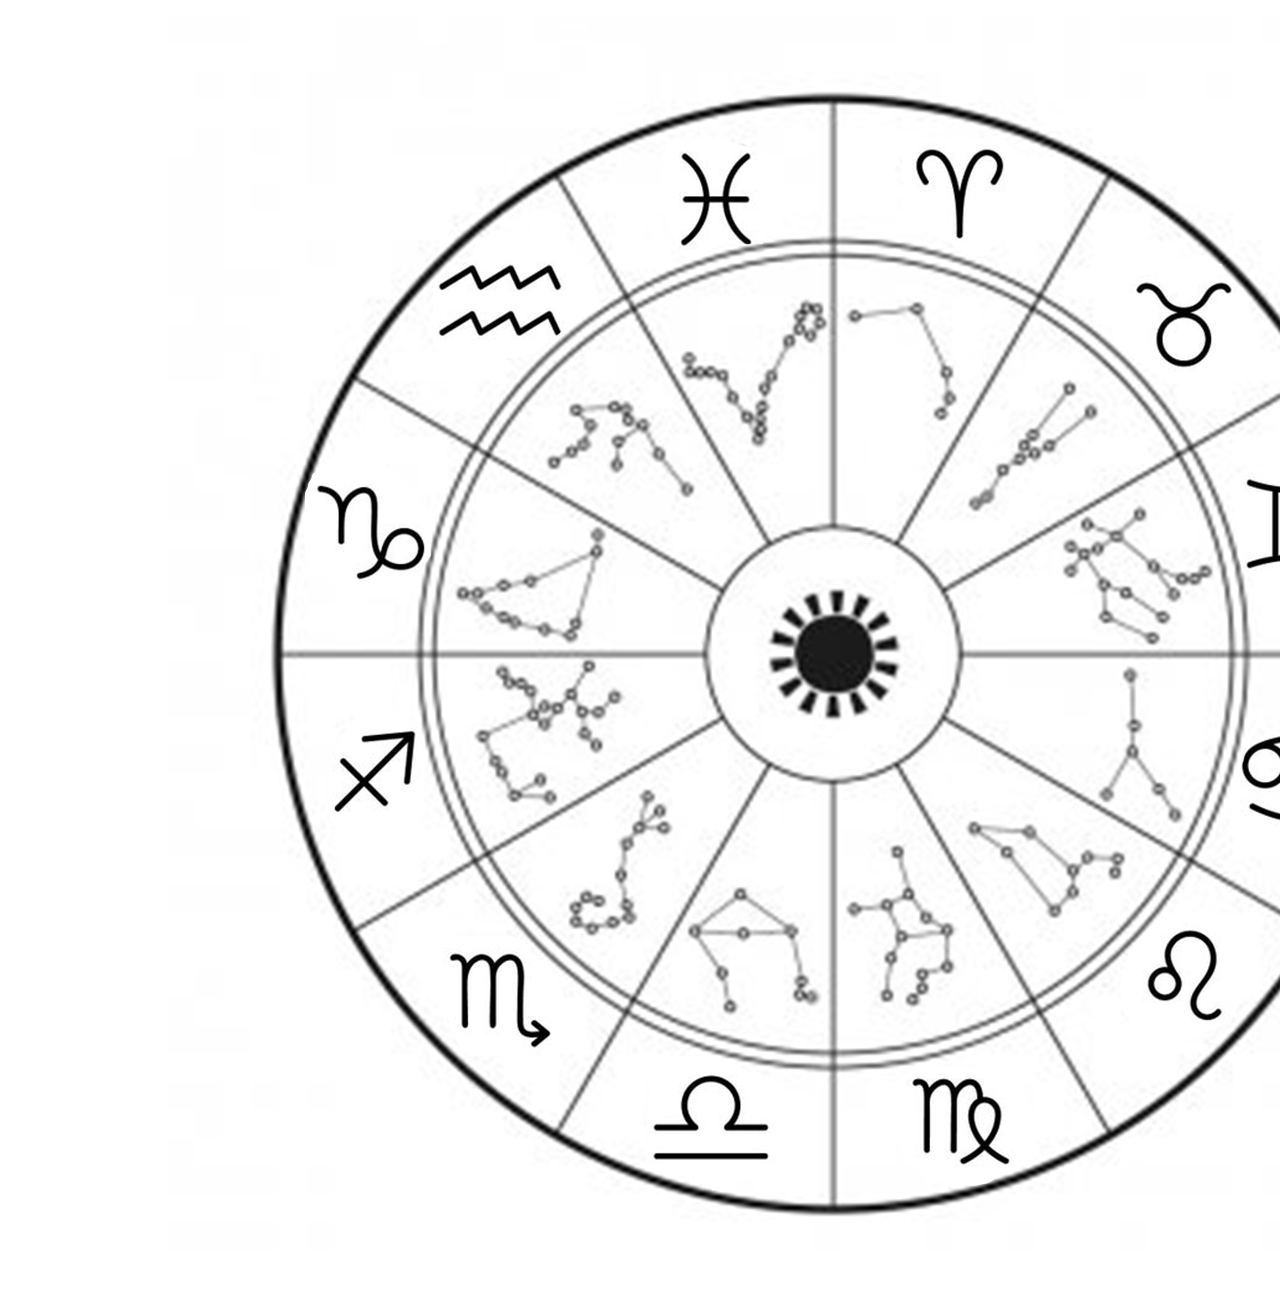
<file: index.html>
<!doctype html>
<html>
<head>
<meta charset="utf-8">
<title>index.html</title>
<link href="stylemainpage.css" rel="stylesheet" type="text/css">
</head>

<body>
	<p><img src="images/astrology_wheel.png" alt="astrology wheel"/></p>
	
	<p><a href="aries.html">
	<img src="images/aries_symbol.png" class="aries_symbol" alt="Aries symbol"/>
		</a></p>
	
	<p><a href="taurus.html">
	<img src="images/taurus_symbol.png" class="taurus_symbol" alt="Taurus symbol"/>
		</a></p>
	
	<p><a href="gemini.html">
	<img src="images/gemini_symbol.png" class="gemini_symbol" alt="Gemini symbol"/>
		</a></p>
	
	<p><a href="cancer.html">
		<img src="images/cancer_symbol.png" class="cancer_symbol" alt="Cancer symbol"/>
		</a></p>
	
	<p><a href="leo.html">
	<img src="images/leo_symbol.png" class="leo=symbol" alt="Leo symbol"/>
		</a></p>
	
	<p><a href="virgo.html">
	<img src="images/virgo_symbol.png" class="virgo_symbol" alt="Virgo symbol"/>
		</a></p>
	
	<p><a href="libra.html">
	<img src="images/libr_symbol.png" class="libra_symbol" alt="Libra symbol"/>
		</a></p>
	
	<p><a href="scorpio.html">
		<img src="images/scorpio_symbol.png" class="scorpio_symbol" alt="Scorpio symbol"/>
		</a></p>
	
	<p><a href="sagittarius.html">
		<img src="images/sagittarius_symbol.png" class="sagittarius_symbol" alt="Sagittarius symbol"/>
		</a></p>
	
	<p><a href="capricorn.html">
		<img src="images/capricorn_symbol.png" class="capricorn_symbol" alt="Capricorn symbol"/>
		</a></p>
	
	<p><a href="aquarius.html">
	<img src="images/aquarius_symbol.png" class="aquarius_symbol" alt="Aquarius symbol"/>
		</a></p>
	
	<p><a href="pisces.html">
	<img src="images/pisces_symbol.png" class="pisces_symbol" alt="Pisces symbol"/>
		</a></p>

</body>
</html>
</file>
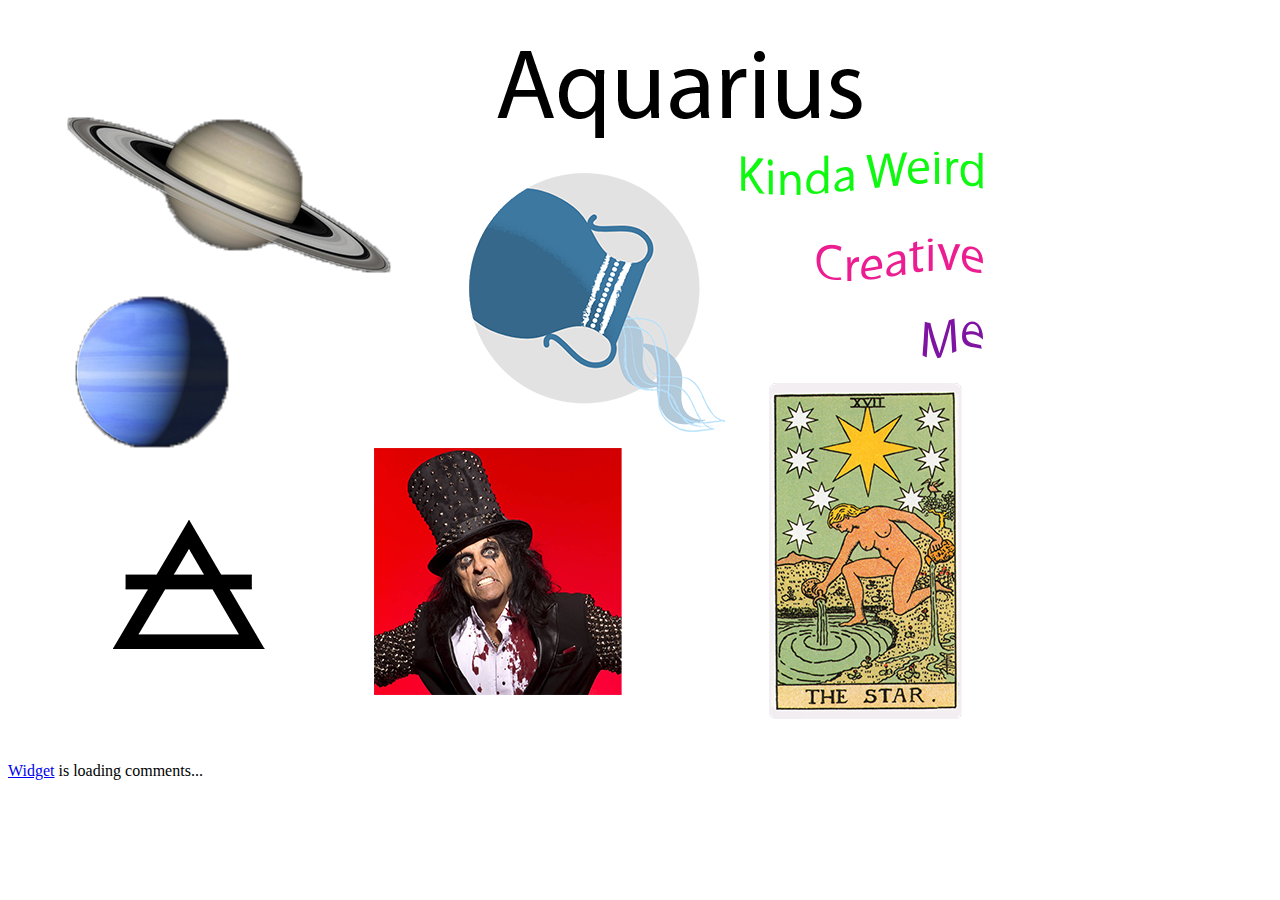
<file: aquarius.html>
<!doctype html>
<html>
<head>
<meta charset="utf-8">
<title>aquarius.html</title>
<link href="aquariusstyle.css" rel="stylesheet" type="text/css">
</head>

<body>
	<img src="images/aquarius_background.png" alt="collage of aquarian things"/>
	<!-- begin wwww.htmlcommentbox.com -->
 <div id="HCB_comment_box"><a href="http://www.htmlcommentbox.com">Widget</a> is loading comments...</div>
 <link rel="stylesheet" type="text/css" href="https://www.htmlcommentbox.com/static/skins/bootstrap/twitter-bootstrap.css?v=0" />
 <script type="text/javascript" id="hcb"> /*<!--*/ if(!window.hcb_user){hcb_user={};} (function(){var s=document.createElement("script"), l=hcb_user.PAGE || (""+window.location).replace(/'/g,"%27"), h="https://www.htmlcommentbox.com";s.setAttribute("type","text/javascript");s.setAttribute("src", h+"/jread?page="+encodeURIComponent(l).replace("+","%2B")+"&mod=%241%24wq1rdBcg%247Ss4xf5uTg6GddE76r6Ef."+"&opts=16862&num=10&ts=1614792218829");if (typeof s!="undefined") document.getElementsByTagName("head")[0].appendChild(s);})(); /*-->*/ </script>
<!-- end www.htmlcommentbox.com -->
</body>
</html>
</file>
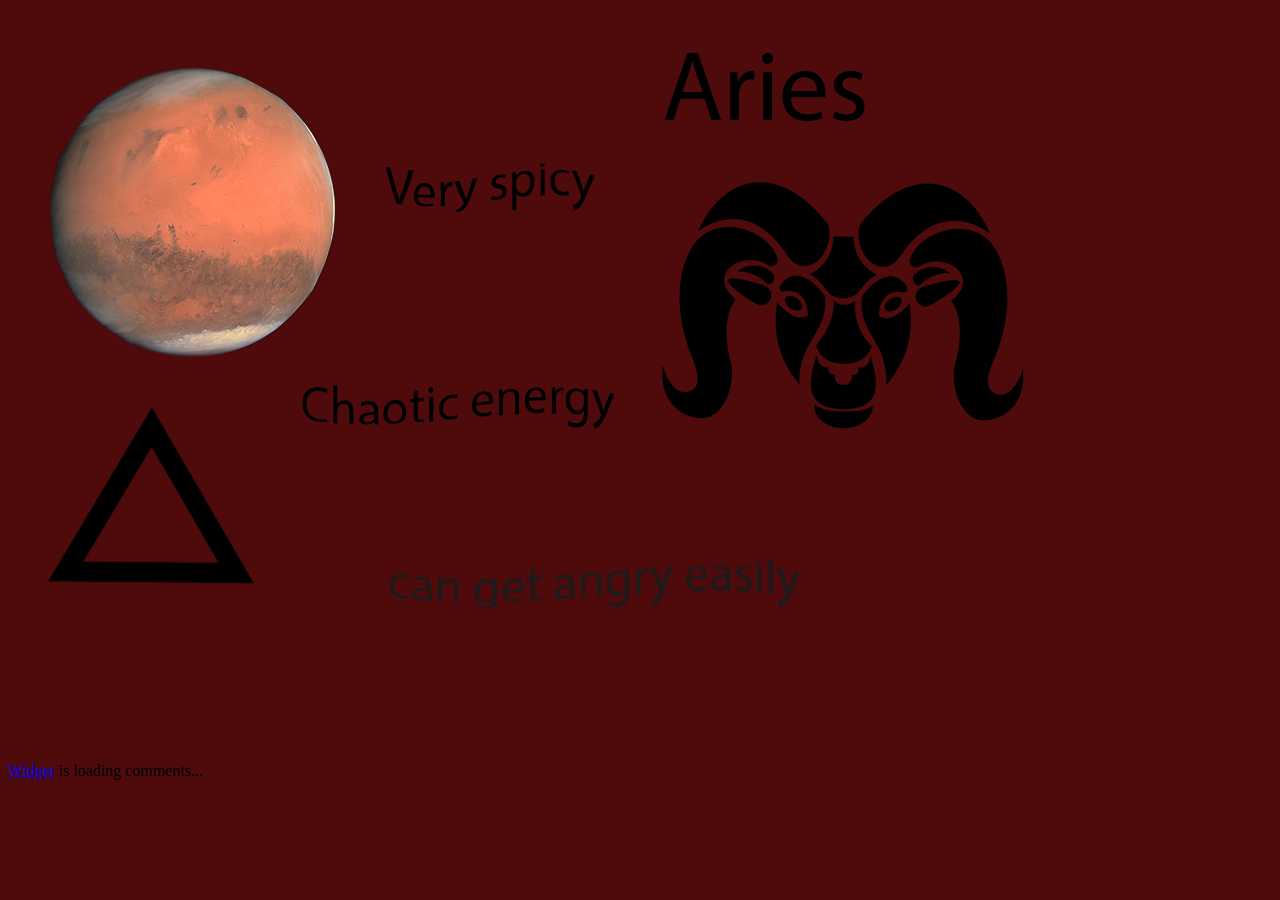
<file: aries.html>
<!doctype html>
<html>
<head>
<meta charset="utf-8">
<title>aries.html</title>
<link href="ariesstyle.css" rel="stylesheet" type="text/css">
</head>

<body> <img src="images/aries_background.png" alt="aries collage"/>
	<!-- begin wwww.htmlcommentbox.com -->
 <div id="HCB_comment_box"><a href="http://www.htmlcommentbox.com">Widget</a> is loading comments...</div>
 <link rel="stylesheet" type="text/css" href="https://www.htmlcommentbox.com/static/skins/bootstrap/twitter-bootstrap.css?v=0" />
 <script type="text/javascript" id="hcb"> /*<!--*/ if(!window.hcb_user){hcb_user={};} (function(){var s=document.createElement("script"), l=hcb_user.PAGE || (""+window.location).replace(/'/g,"%27"), h="https://www.htmlcommentbox.com";s.setAttribute("type","text/javascript");s.setAttribute("src", h+"/jread?page="+encodeURIComponent(l).replace("+","%2B")+"&mod=%241%24wq1rdBcg%247Ss4xf5uTg6GddE76r6Ef."+"&opts=16862&num=10&ts=1614792218829");if (typeof s!="undefined") document.getElementsByTagName("head")[0].appendChild(s);})(); /*-->*/ </script>
<!-- end www.htmlcommentbox.com -->
</body>
</html>
</file>
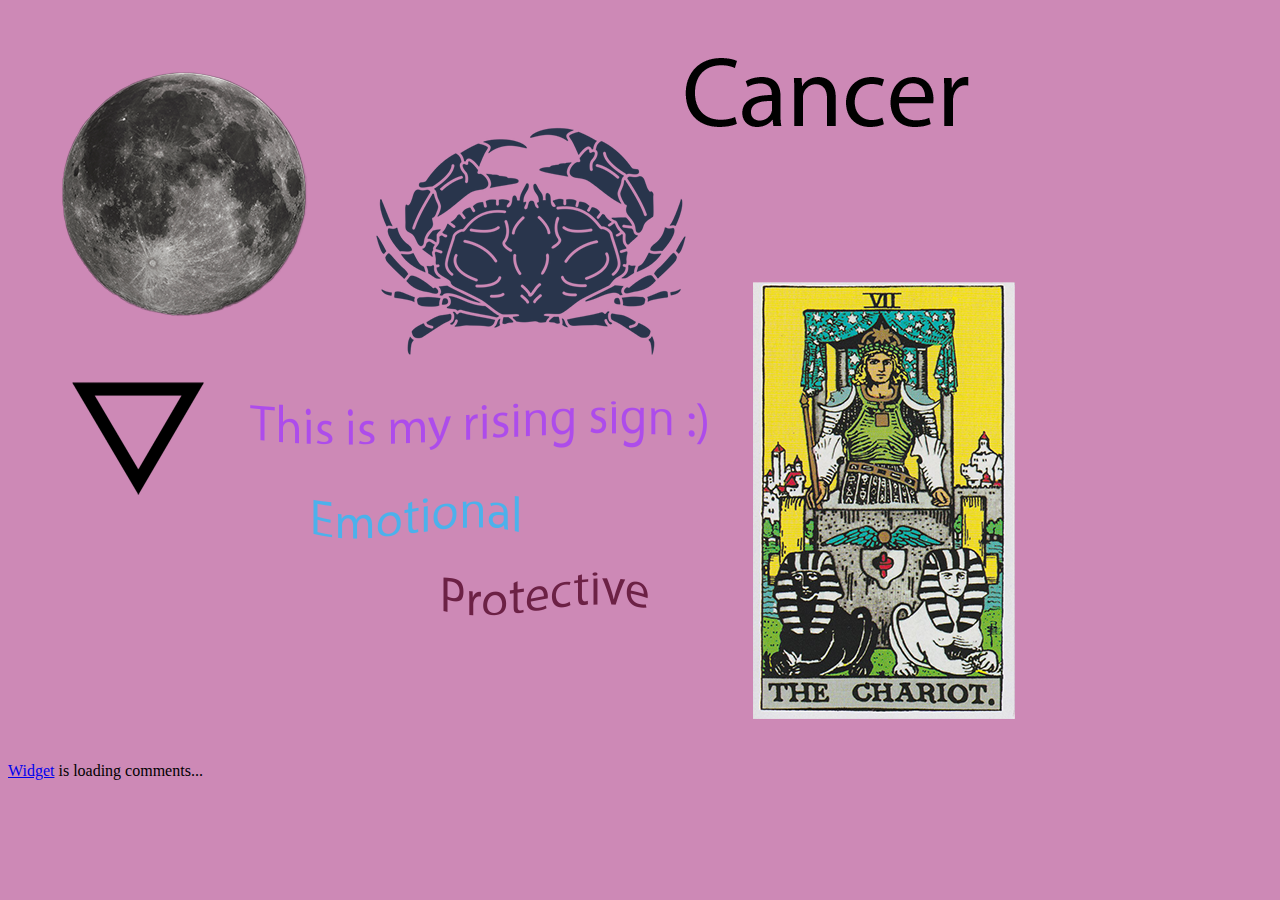
<file: cancer.html>
<!doctype html>
<html>
<head>
<meta charset="utf-8">
<title>cancer.html</title>
<link href="cancerstyle.css" rel="stylesheet" type="text/css">
</head>

<body> <img src="images/cancer_background.png" alt="cancer collage"/>
	<!-- begin wwww.htmlcommentbox.com -->
 <div id="HCB_comment_box"><a href="http://www.htmlcommentbox.com">Widget</a> is loading comments...</div>
 <link rel="stylesheet" type="text/css" href="https://www.htmlcommentbox.com/static/skins/bootstrap/twitter-bootstrap.css?v=0" />
 <script type="text/javascript" id="hcb"> /*<!--*/ if(!window.hcb_user){hcb_user={};} (function(){var s=document.createElement("script"), l=hcb_user.PAGE || (""+window.location).replace(/'/g,"%27"), h="https://www.htmlcommentbox.com";s.setAttribute("type","text/javascript");s.setAttribute("src", h+"/jread?page="+encodeURIComponent(l).replace("+","%2B")+"&mod=%241%24wq1rdBcg%247Ss4xf5uTg6GddE76r6Ef."+"&opts=16862&num=10&ts=1614792218829");if (typeof s!="undefined") document.getElementsByTagName("head")[0].appendChild(s);})(); /*-->*/ </script>
<!-- end www.htmlcommentbox.com -->
</body>
</html>
</file>
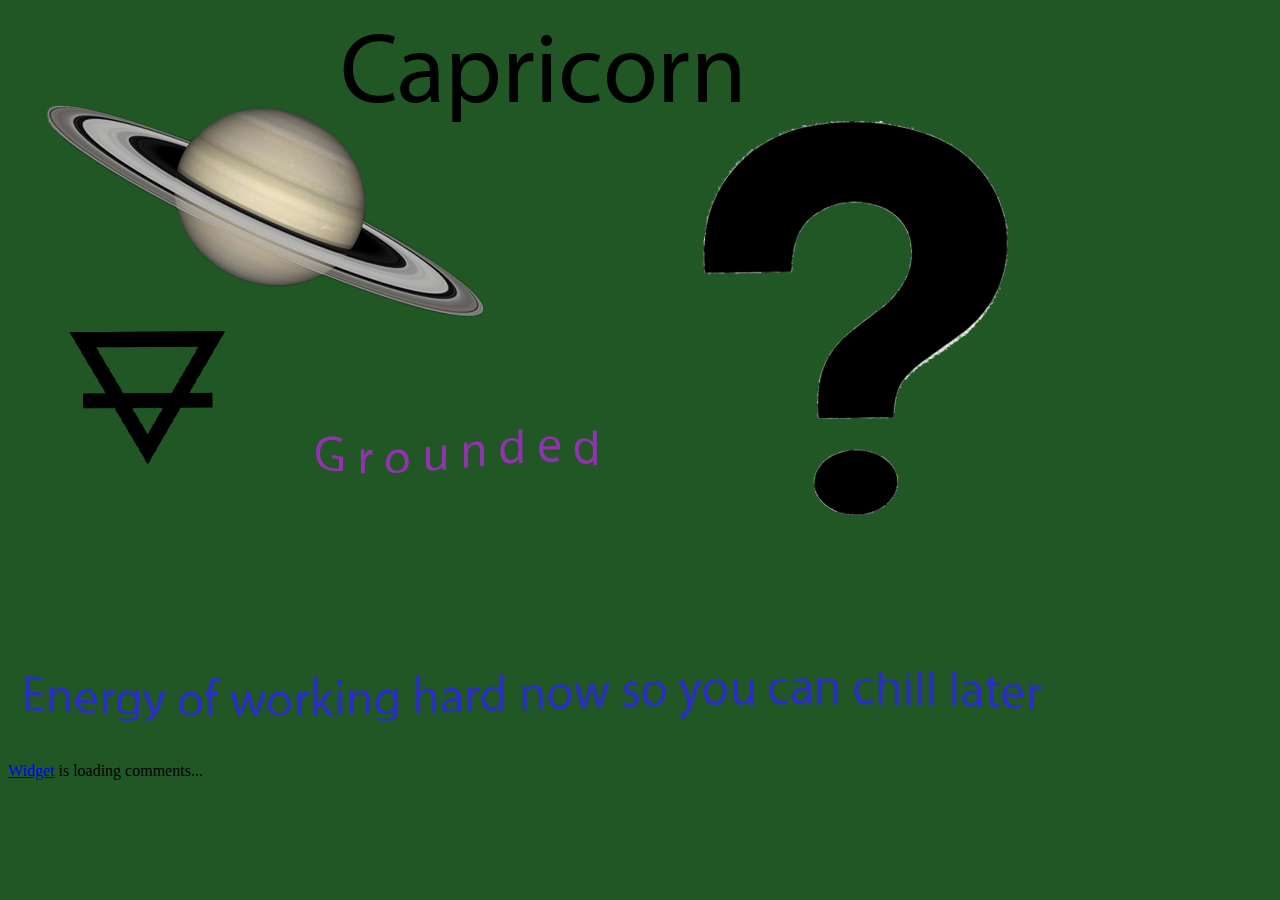
<file: capricorn.html>
<!doctype html>
<html>
<head>
<meta charset="utf-8">
<title>capricorn.html</title>
<link href="capricornstyle.css" rel="stylesheet" type="text/css">
</head>

<body> <img src="images/capricorn_background.png" alt="capricorn collage"/>
	<!-- begin wwww.htmlcommentbox.com -->
 <div id="HCB_comment_box"><a href="http://www.htmlcommentbox.com">Widget</a> is loading comments...</div>
 <link rel="stylesheet" type="text/css" href="https://www.htmlcommentbox.com/static/skins/bootstrap/twitter-bootstrap.css?v=0" />
 <script type="text/javascript" id="hcb"> /*<!--*/ if(!window.hcb_user){hcb_user={};} (function(){var s=document.createElement("script"), l=hcb_user.PAGE || (""+window.location).replace(/'/g,"%27"), h="https://www.htmlcommentbox.com";s.setAttribute("type","text/javascript");s.setAttribute("src", h+"/jread?page="+encodeURIComponent(l).replace("+","%2B")+"&mod=%241%24wq1rdBcg%247Ss4xf5uTg6GddE76r6Ef."+"&opts=16862&num=10&ts=1614792218829");if (typeof s!="undefined") document.getElementsByTagName("head")[0].appendChild(s);})(); /*-->*/ </script>
<!-- end www.htmlcommentbox.com -->
</body>
</html>
</file>
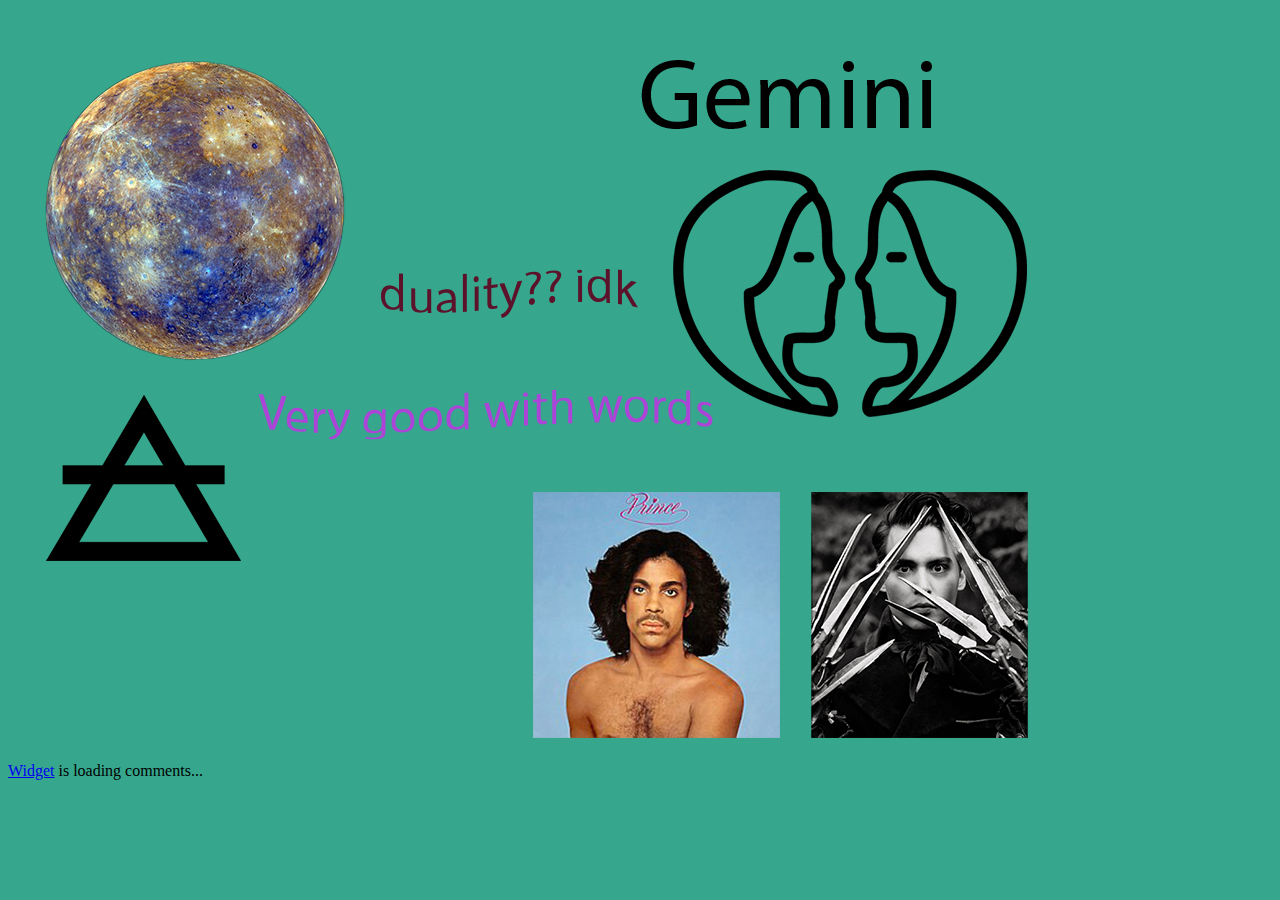
<file: gemini.html>
<!doctype html>
<html>
<head>
<meta charset="utf-8">
<title>gemini.html</title>
<link href="geministyle.css" rel="stylesheet" type="text/css">
</head>

<body> <img src="images/gemini_background.png" alt="gemini collage"/>
	<!-- begin wwww.htmlcommentbox.com -->
 <div id="HCB_comment_box"><a href="http://www.htmlcommentbox.com">Widget</a> is loading comments...</div>
 <link rel="stylesheet" type="text/css" href="https://www.htmlcommentbox.com/static/skins/bootstrap/twitter-bootstrap.css?v=0" />
 <script type="text/javascript" id="hcb"> /*<!--*/ if(!window.hcb_user){hcb_user={};} (function(){var s=document.createElement("script"), l=hcb_user.PAGE || (""+window.location).replace(/'/g,"%27"), h="https://www.htmlcommentbox.com";s.setAttribute("type","text/javascript");s.setAttribute("src", h+"/jread?page="+encodeURIComponent(l).replace("+","%2B")+"&mod=%241%24wq1rdBcg%247Ss4xf5uTg6GddE76r6Ef."+"&opts=16862&num=10&ts=1614792218829");if (typeof s!="undefined") document.getElementsByTagName("head")[0].appendChild(s);})(); /*-->*/ </script>
<!-- end www.htmlcommentbox.com -->
</body>
</html>
</file>
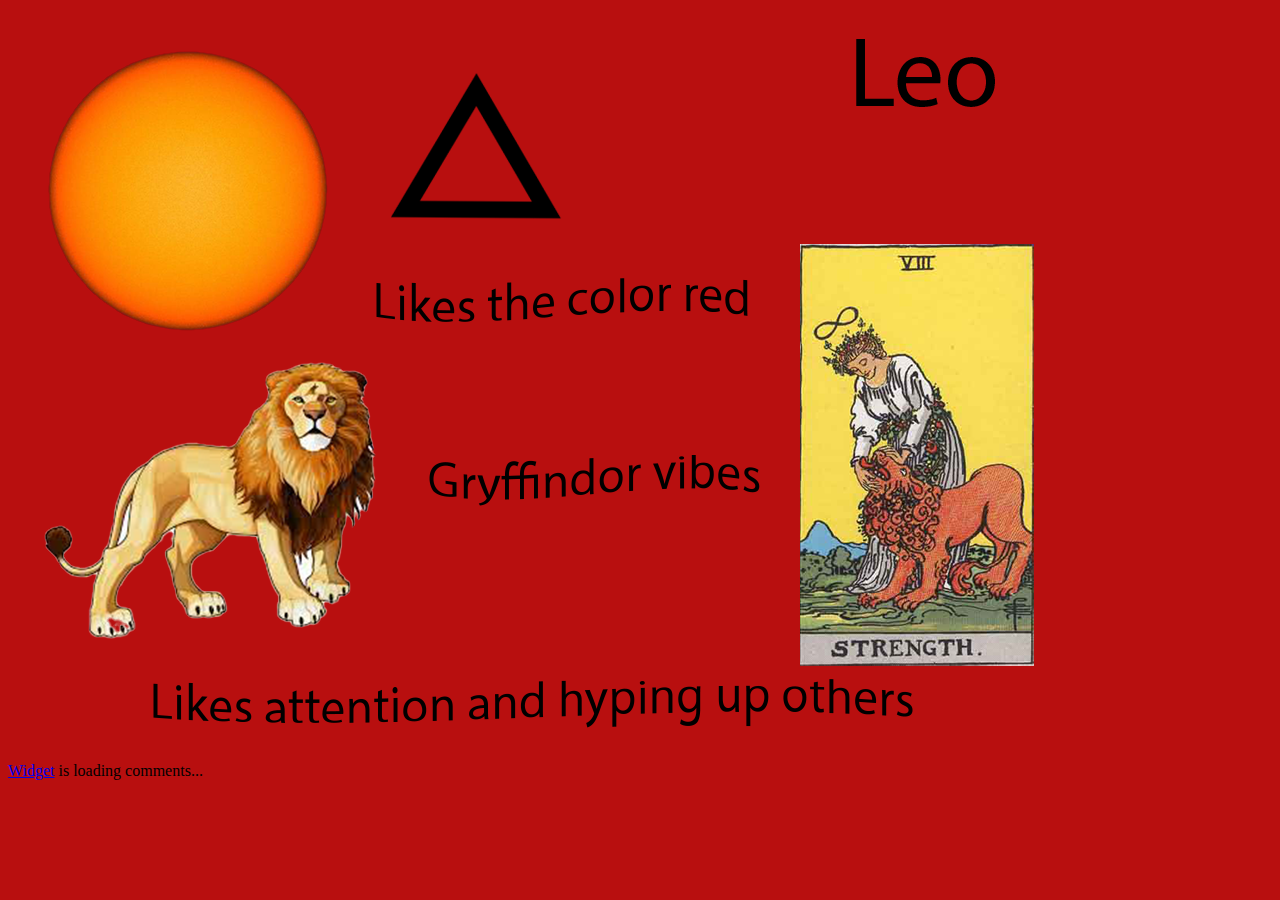
<file: leo.html>
<!doctype html>
<html>
<head>
<meta charset="utf-8">
<title>leo.html</title>
<link href="leostyle.css" rel="stylesheet" type="text/css">
</head>

<body> <img src="images/leo_background.png" alt="leo collage"/>
	<!-- begin wwww.htmlcommentbox.com -->
 <div id="HCB_comment_box"><a href="http://www.htmlcommentbox.com">Widget</a> is loading comments...</div>
 <link rel="stylesheet" type="text/css" href="https://www.htmlcommentbox.com/static/skins/bootstrap/twitter-bootstrap.css?v=0" />
 <script type="text/javascript" id="hcb"> /*<!--*/ if(!window.hcb_user){hcb_user={};} (function(){var s=document.createElement("script"), l=hcb_user.PAGE || (""+window.location).replace(/'/g,"%27"), h="https://www.htmlcommentbox.com";s.setAttribute("type","text/javascript");s.setAttribute("src", h+"/jread?page="+encodeURIComponent(l).replace("+","%2B")+"&mod=%241%24wq1rdBcg%247Ss4xf5uTg6GddE76r6Ef."+"&opts=16862&num=10&ts=1614792218829");if (typeof s!="undefined") document.getElementsByTagName("head")[0].appendChild(s);})(); /*-->*/ </script>
<!-- end www.htmlcommentbox.com -->
</body>
</html>
</file>
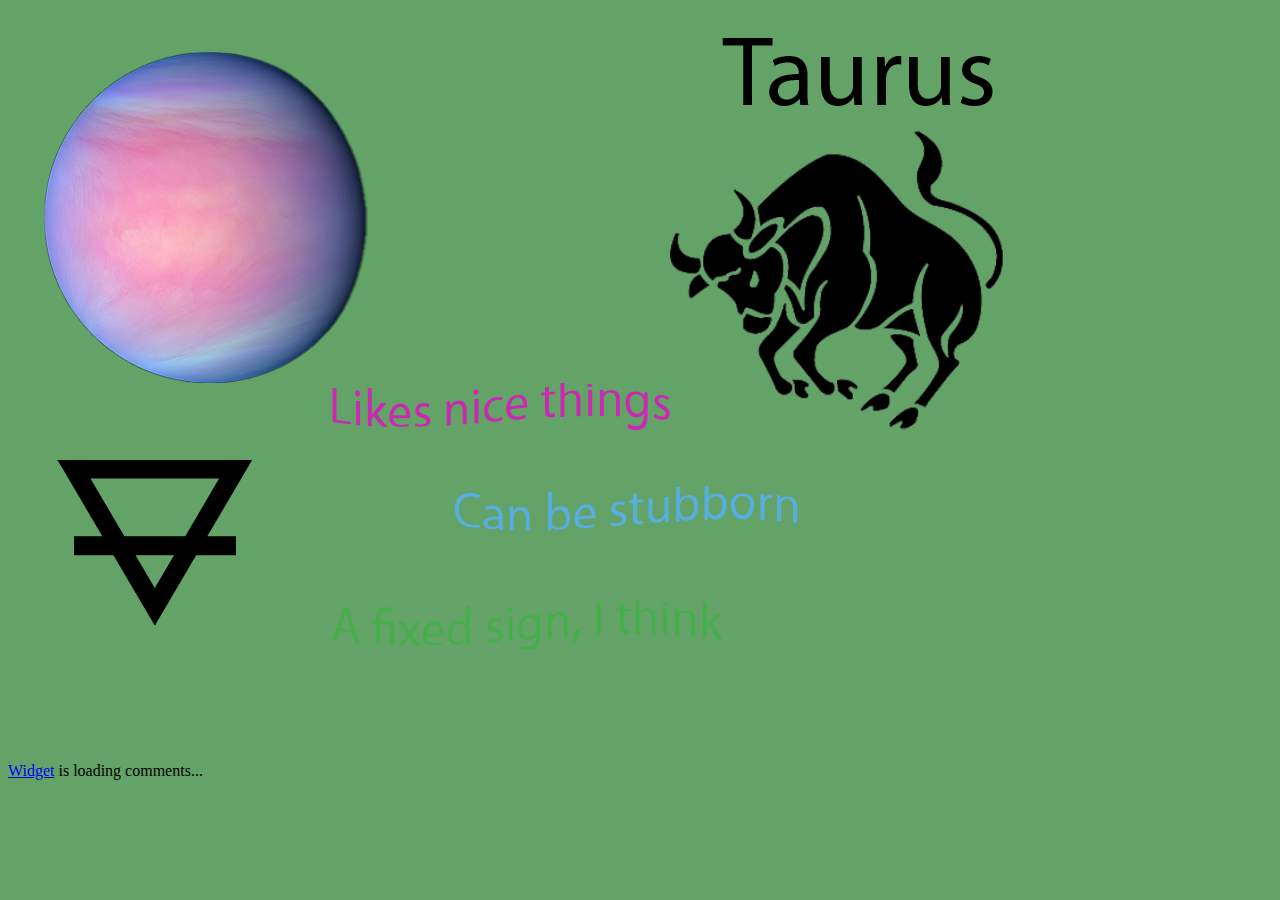
<file: taurus.html>
<!doctype html>
<html>
<head>
<meta charset="utf-8">
<title>taurus.html</title>
<link href="taurusstyle.css" rel="stylesheet" type="text/css">
</head>

<body> <img src="images/taurus_background.png" alt="taurus collage"/> 
	<!-- begin wwww.htmlcommentbox.com -->
 <div id="HCB_comment_box"><a href="http://www.htmlcommentbox.com">Widget</a> is loading comments...</div>
 <link rel="stylesheet" type="text/css" href="https://www.htmlcommentbox.com/static/skins/bootstrap/twitter-bootstrap.css?v=0" />
 <script type="text/javascript" id="hcb"> /*<!--*/ if(!window.hcb_user){hcb_user={};} (function(){var s=document.createElement("script"), l=hcb_user.PAGE || (""+window.location).replace(/'/g,"%27"), h="https://www.htmlcommentbox.com";s.setAttribute("type","text/javascript");s.setAttribute("src", h+"/jread?page="+encodeURIComponent(l).replace("+","%2B")+"&mod=%241%24wq1rdBcg%247Ss4xf5uTg6GddE76r6Ef."+"&opts=16862&num=10&ts=1614792218829");if (typeof s!="undefined") document.getElementsByTagName("head")[0].appendChild(s);})(); /*-->*/ </script>
<!-- end www.htmlcommentbox.com -->
</body>
</html>
</file>
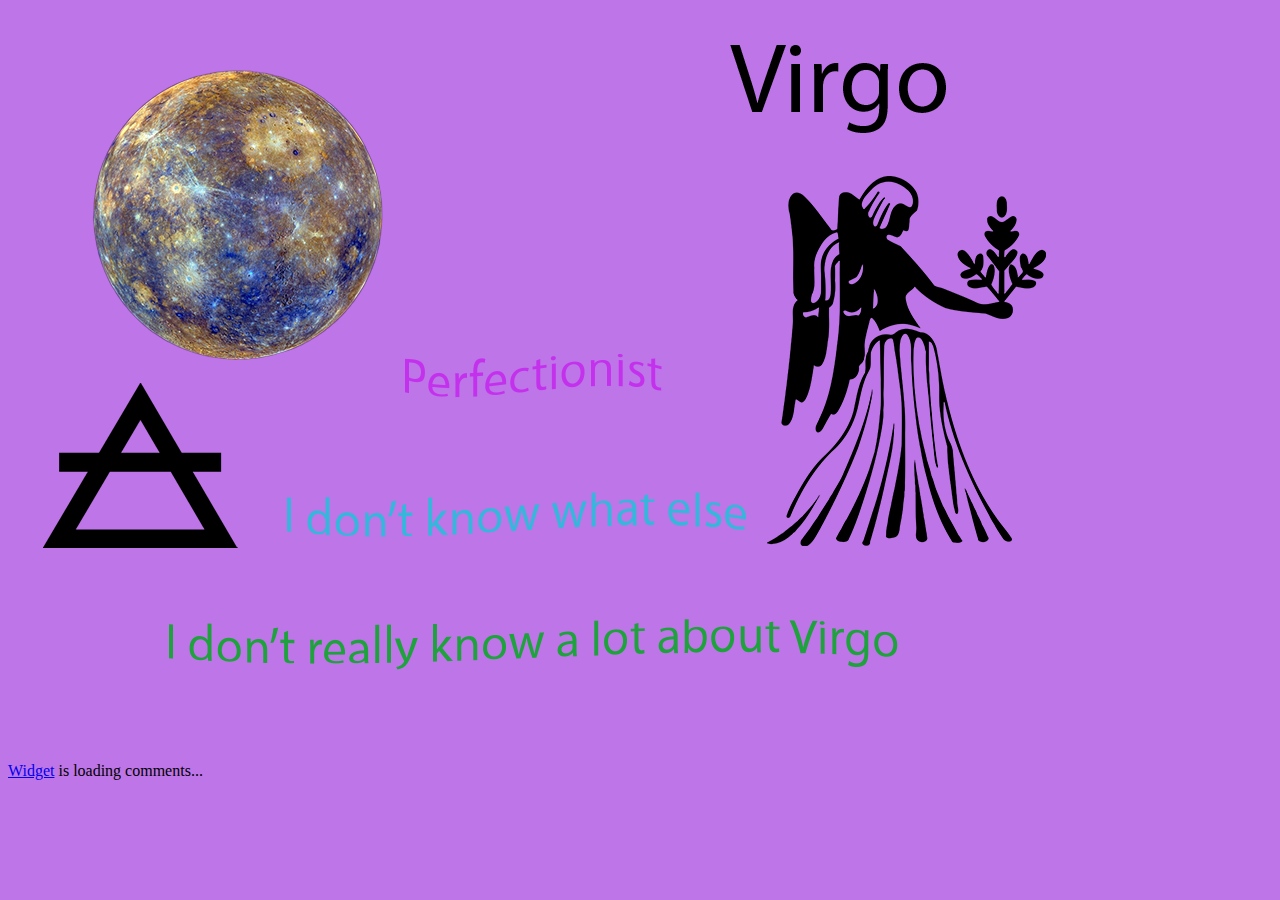
<file: virgo.html>
<!doctype html>
<html>
<head>
<meta charset="utf-8">
<title>virgo.html</title>
<link href="virgostyle.css" rel="stylesheet" type="text/css">
</head>

<body> <img src="images/virgo_background.png" alt="virgo collage"/>
	<!-- begin wwww.htmlcommentbox.com -->
 <div id="HCB_comment_box"><a href="http://www.htmlcommentbox.com">Widget</a> is loading comments...</div>
 <link rel="stylesheet" type="text/css" href="https://www.htmlcommentbox.com/static/skins/bootstrap/twitter-bootstrap.css?v=0" />
 <script type="text/javascript" id="hcb"> /*<!--*/ if(!window.hcb_user){hcb_user={};} (function(){var s=document.createElement("script"), l=hcb_user.PAGE || (""+window.location).replace(/'/g,"%27"), h="https://www.htmlcommentbox.com";s.setAttribute("type","text/javascript");s.setAttribute("src", h+"/jread?page="+encodeURIComponent(l).replace("+","%2B")+"&mod=%241%24wq1rdBcg%247Ss4xf5uTg6GddE76r6Ef."+"&opts=16862&num=10&ts=1614792218829");if (typeof s!="undefined") document.getElementsByTagName("head")[0].appendChild(s);})(); /*-->*/ </script>
<!-- end www.htmlcommentbox.com -->
</body>
</html>
</file>
<file: stylemainpage.css>
@charset "utf-8";
body {background-color: white;}
img {position:absolute;}
</file>
<file: aquariusstyle.css>
<!-- begin wwww.htmlcommentbox.com -->
 <div id="HCB_comment_box"><a href="http://www.htmlcommentbox.com">Widget</a> is loading comments...</div>
 <link rel="stylesheet" type="text/css" href="https://www.htmlcommentbox.com/static/skins/bootstrap/twitter-bootstrap.css?v=0" />
 <script type="text/javascript" id="hcb"> /*<!--*/ if(!window.hcb_user){hcb_user={};} (function(){var s=document.createElement("script"), l=hcb_user.PAGE || (""+window.location).replace(/'/g,"%27"), h="https://www.htmlcommentbox.com";s.setAttribute("type","text/javascript");s.setAttribute("src", h+"/jread?page="+encodeURIComponent(l).replace("+","%2B")+"&mod=%241%24wq1rdBcg%247Ss4xf5uTg6GddE76r6Ef."+"&opts=16862&num=10&ts=1614792218829");if (typeof s!="undefined") document.getElementsByTagName("head")[0].appendChild(s);})(); /*-->*/ </script>
<!-- end www.htmlcommentbox.com -->body {background-color: cornflowerblue;}
</file>
<file: ariesstyle.css>
@charset "utf-8";
body {background-color:#4F0B0C;}
</file>
<file: cancerstyle.css>
@charset "utf-8";
body{background-color: #CD89B6;}
</file>
<file: capricornstyle.css>
@charset "utf-8";
body{background-color:#205725;}
</file>
<file: geministyle.css>
@charset "utf-8";
body{background-color:#36A78D;}
</file>
<file: leostyle.css>
@charset "utf-8";
body{background-color: #B80F0F;}
</file>
<file: taurusstyle.css>
@charset "utf-8";
body{background-color:#63A368;}
</file>
<file: virgostyle.css>
@charset "utf-8";
body{background-color: #BE75E8;}
</file>
